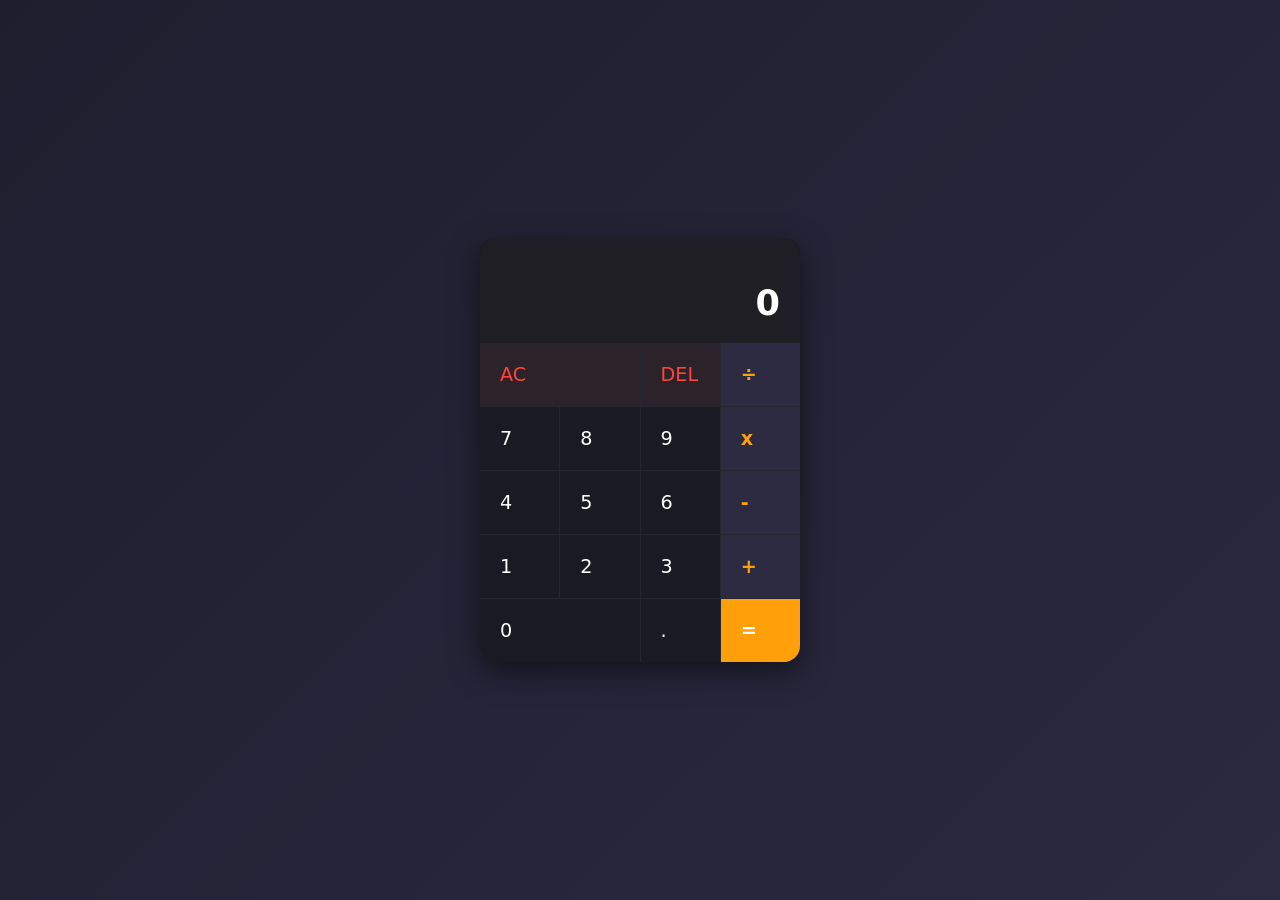
<file: calculator/index.html>
<!doctype html>
<html lang="en">
  <head>
    <meta charset="UTF-8" />
    <meta name="viewport" content="width=device-width, initial-scale=1.0" />
    <title>Javascript Calculator</title>
    <link rel="stylesheet" href="style.css" />
  </head>
  <body>
    <div class="calculator">
      <!-- screen -->
      <div class="display">
        <div id="previous-operand" class="previous-operand"></div>
        <div id="current-operand" class="current-operand">0</div>
      </div>
      <!-- keyboard -->
      <div class="buttons">
        <div class="btn span-two action-clear">AC</div>
        <div class="btn action-delete">DEL</div>
        <div class="btn operator">÷</div>

        <div class="btn number">7</div>
        <div class="btn number">8</div>
        <div class="btn number">9</div>
        <div class="btn operator">x</div>

        <div class="btn number">4</div>
        <div class="btn number">5</div>
        <div class="btn number">6</div>
        <div class="btn operator">-</div>

        <div class="btn number">1</div>
        <div class="btn number">2</div>
        <div class="btn number">3</div>
        <div class="btn operator">+</div>

        <div class="btn number span-two">0</div>
        <div class="btn number">.</div>
        <div class="btn equals operator">=</div>
      </div>
    </div>
    <script src="script.js"></script>
  </body>
</html>
</file>
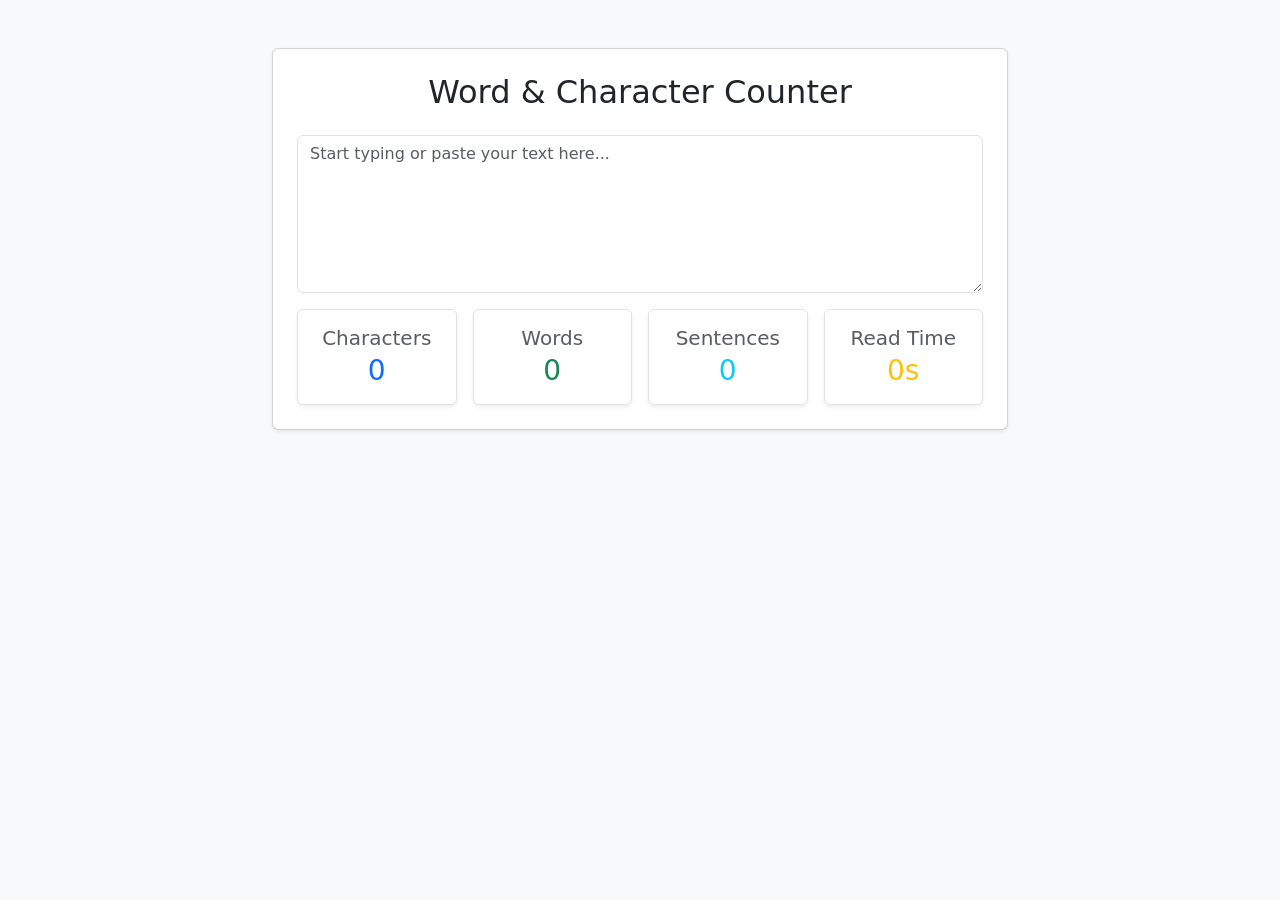
<file: counter-app/index.html>
<!doctype html>
<html lang="en">
  <head>
    <meta charset="UTF-8" />
    <meta name="viewport" content="width=device-width, initial-scale=1.0" />
    <title>Interactive Word and Character Counter</title>
    <!-- Bootstrap 5 CDN for clean layout -->
    <link
      href="https://cdn.jsdelivr.net/npm/bootstrap@5.3.0/dist/css/bootstrap.min.css"
      rel="stylesheet"
    />
    <!-- jQuery CDN -->
    <script src="https://code.jquery.com/jquery-3.7.1.min.js"></script>
  </head>
  <body class="bg-light">
    <div class="container py-5">
      <div class="row justify-content-center">
        <div class="col-md-8">
          <div class="card shadow-sm p-4">
            <h2 class="mb-4 text-center">Word & Character Counter</h2>

            <div class="mb-3">
              <textarea
                id="text-input"
                class="form-control"
                rows="6"
                placeholder="Start typing or paste your text here..."
              ></textarea>
            </div>

            <div class="row text-center g-3">
              <div class="col-6 col-md-3">
                <div class="p-3 bg-white border rounded shadow-sm">
                  <h5 class="text-muted mb-1">Characters</h5>
                  <h3 id="char-count" class="text-primary mb-0">0</h3>
                </div>
              </div>
              <div class="col-6 col-md-3">
                <div class="p-3 bg-white border rounded shadow-sm">
                  <h5 class="text-muted mb-1">Words</h5>
                  <h3 id="word-count" class="text-success mb-0">0</h3>
                </div>
              </div>
              <div class="col-6 col-md-3">
                <div class="p-3 bg-white border rounded shadow-sm">
                  <h5 class="text-muted mb-1">Sentences</h5>
                  <h3 id="sentence-count" class="text-info mb-0">0</h3>
                </div>
              </div>
              <div class="col-6 col-md-3">
                <div class="p-3 bg-white border rounded shadow-sm">
                  <h5 class="text-muted mb-1">Read Time</h5>
                  <h3 id="read-time" class="text-warning mb-0">0s</h3>
                </div>
              </div>
            </div>
          </div>
        </div>
      </div>
    </div>

    <script>
      // Write your jQuery and JavaScript logic here
      $(document).ready(function () {
        // Example hook:
        $("#text-input").on("input", function () {
          let text = $(this).val();
          // Add your text processing logic here
          // console.log(text);
          // console.log(text.length);
          $("#char-count").text(text.length);
          let words = text.trim();
          //   let count = 1;
          //   let flag;
          //   if (words.length === 0) {
          //     count = 0;
          //   } else {
          //     for (word of words) {
          //       if (word === " ") {
          //         if (flag) {
          //           count++;
          //           flag = false;
          //         }
          //       } else {
          //         flag = true;
          //       }
          //     }
          //   }
          let finalWords = words === "" ? [] : words.split(/\s+/);
          // console.log(count);
          $("#word-count").text(finalWords.length);

          //   let countSentence = 0;
          //   let punctuation = [".", "?", "!"];
          //   for (let word of words) {
          //     if (punctuation.includes(word)) {
          //       countSentence++;
          //     }
          //   }
          let sentence = text.match(/[.?!]+(\s|$)/g);
          let sentenceCount = sentence ? sentence.length : 0;
          $("#sentence-count").text(sentenceCount);

          $("#read-time").text(Math.ceil((count / 200) * 60));
        });
      });
    </script>
  </body>
</html>
</file>
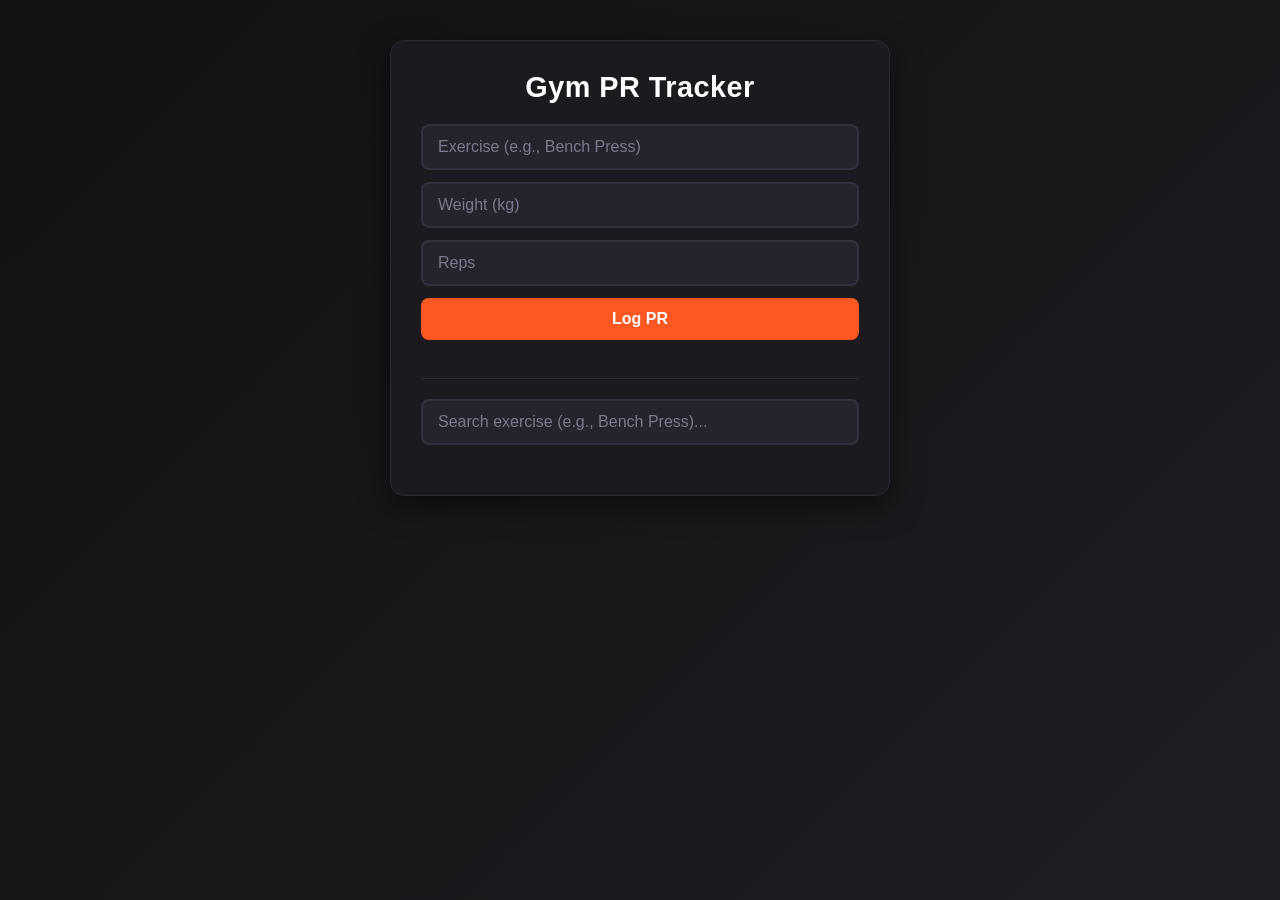
<file: gym-pr-tracker/index.html>
<!doctype html>
<html lang="en">
  <head>
    <meta charset="UTF-8" />
    <title>Strength Progression Tracker</title>
    <link rel="stylesheet" href="style.css" />
  </head>
  <body>
    <div id="tracker-container">
      <h2>Gym PR Tracker</h2>

      <!-- Input Form -->
      <div class="form-section">
        <input
          type="text"
          id="exercise-input"
          placeholder="Exercise (e.g., Bench Press)"
        />
        <input type="number" id="weight-input" placeholder="Weight (kg)" />
        <input type="number" id="reps-input" placeholder="Reps" />
        <button id="add-pr-btn">Log PR</button>
      </div>
      <br />
      <hr />
      <!-- Search / Filter Input -->
      <input
        type="text"
        id="search-input"
        placeholder="Search exercise (e.g., Bench Press)..."
      /><br />

      <!-- PR List Area -->
      <ul id="pr-list">
        <!-- JavaScript will render PR cards here -->
      </ul>
    </div>
    <!-- Modal Overlay -->
    <div id="modal-overlay" class="modal-hidden">
      <div class="modal-content">
        <h2 id="modal-title">Exercise Details</h2>
        <p id="modal-date">Date: --</p>
        <p id="modal-stats">Stats: --</p>
        <p id="modal-1rm">Estimated 1RM: --</p>
        <button id="modal-close-btn">Close</button>
      </div>
    </div>
    <script src="script.js"></script>
  </body>
</html>
</file>
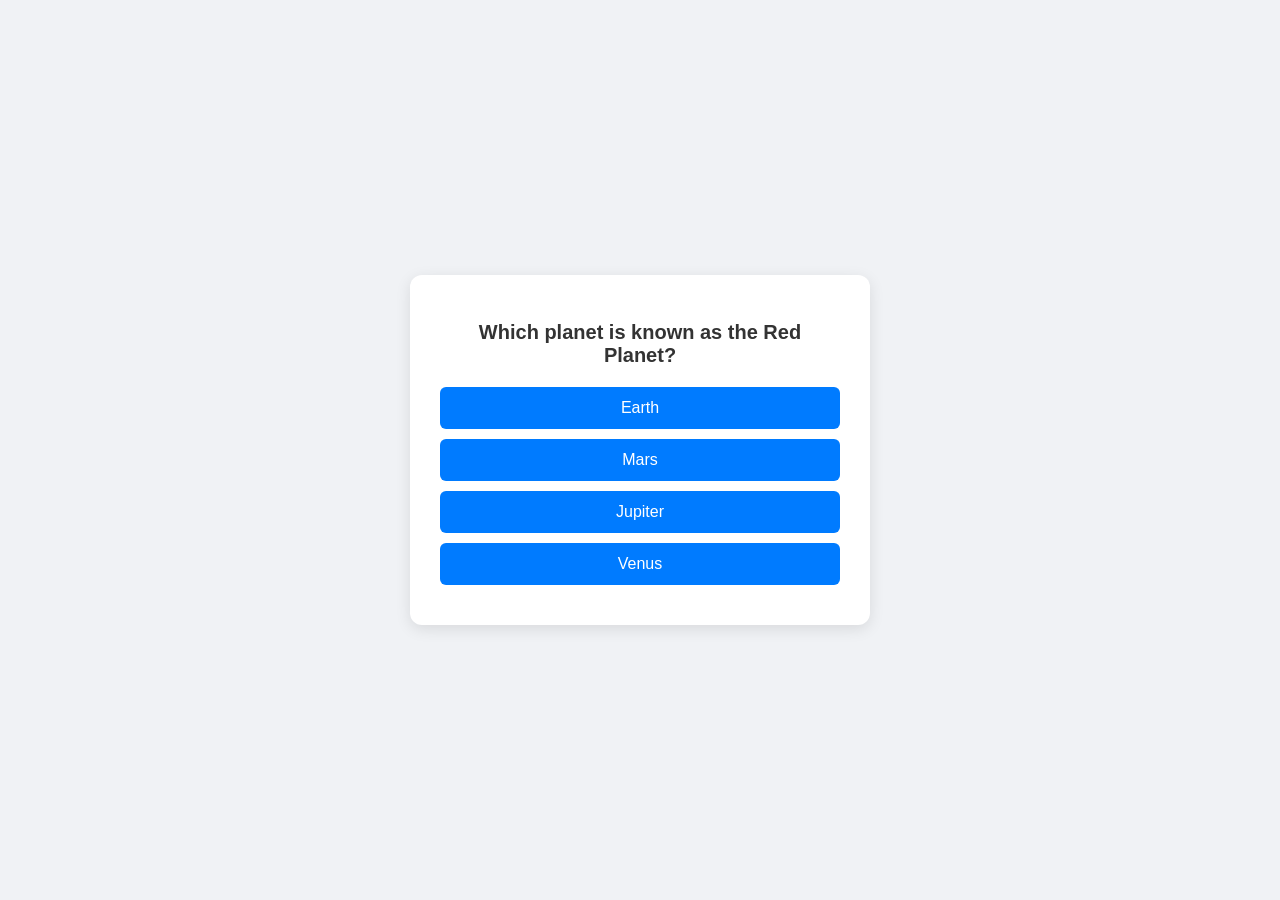
<file: quiz-application/index.html>
<!doctype html>
<html lang="en">
  <head>
    <meta charset="UTF-8" />
    <title>Quiz App</title>
    <link rel="stylesheet" href="style.css" />
  </head>
  <body>
    <div id="quiz-container">
      <!-- JavaScript will fill this container! -->
    </div>

    <script src="script.js"></script>
  </body>
</html>
</file>
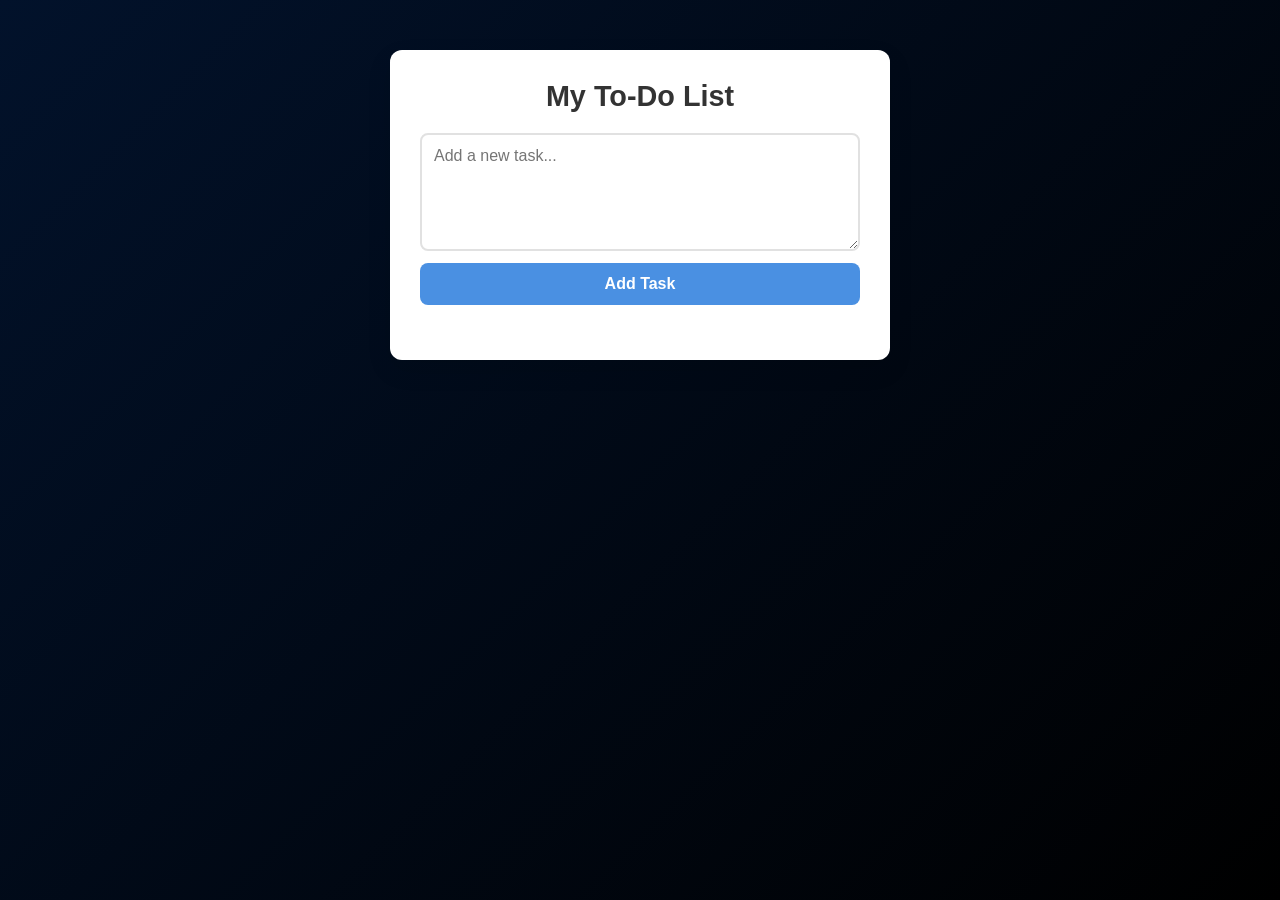
<file: to-do-list/index.html>
<!doctype html>
<html lang="en">
  <head>
    <meta charset="UTF-8" />
    <title>To-Do List</title>
    <link rel="stylesheet" href="style.css" />
  </head>
  <body>
    <div id="todo-container">
      <h2>My To-Do List</h2>

      <!-- Input Form Area -->
      <div class="input-section">
        <textarea
          id="task-input"
          rows="5"
          cols="50"
          placeholder="Add a new task..."
        ></textarea>
        <button id="add-btn">Add Task</button>
      </div>

      <!-- Task List Area -->
      <ul id="task-list">
        <!-- JavaScript will dynamically render tasks here -->
      </ul>
    </div>

    <script src="script.js"></script>
  </body>
</html>
</file>
<file: calculator/style.css>
* {
  box-sizing: border-box;
  font-family:
    system-ui,
    -apple-system,
    sans-serif;
  margin: 0;
  padding: 0;
}

body {
  background: linear-gradient(135deg, #1e1e2f, #2a2a40);
  display: flex;
  justify-content: center;
  align-items: center;
  height: 100vh;
}

.calculator {
  background-color: #12121a;
  border-radius: 16px;
  box-shadow: 0 10px 30px rgba(0, 0, 0, 0.5);
  overflow: hidden;
  width: 320px;
}

/* Screen Styling */
.display {
  background-color: #1e1e24;
  color: white;
  display: flex;
  flex-direction: column;
  align-items: flex-end;
  justify-content: space-around;
  padding: 20px;
  word-break: break-all;
  word-wrap: break-word;
  min-height: 100px;
}

.previous-operand {
  color: rgba(255, 255, 255, 0.6);
  font-size: 1.1rem;
  min-height: 24px;
}

.current-operand {
  color: white;
  font-size: 2.2rem;
  font-weight: bold;
}

/* Keypad Grid */
.buttons {
  display: grid;
  grid-template-columns: repeat(4, 1fr);
  gap: 1px;
  background-color: #262630; /* Creates border lines between buttons */
}

.btn {
  background-color: #1a1a24;
  border: none;
  color: white;
  cursor: pointer;
  font-size: 1.2rem;
  padding: 20px;
  transition: background-color 0.2s;
}

.btn:hover {
  background-color: #2c2c3a;
}

.btn:active {
  background-color: #383848;
}

/* Utility Layout Classes */
.span-two {
  grid-column: span 2;
}

.operator {
  background-color: #2d2b42;
  color: #ff9f0a;
  font-weight: bold;
}

.operator:hover {
  background-color: #3d3a59;
}

.action-clear,
.action-delete {
  background-color: #2b222a;
  color: #ff453a;
}

.equals {
  background-color: #ff9f0a;
  color: white;
}

.equals:hover {
  background-color: #ffb340;
}
</file>
<file: gym-pr-tracker/style.css>
/* Global Reset & Modern Dark Fitness Theme */
* {
  box-sizing: border-box;
  margin: 0;
  padding: 0;
  font-family: "Segoe UI", Tahoma, Geneva, Verdana, sans-serif;
}

body {
  background: linear-gradient(135deg, #121212, #1e1e24);
  color: #e0e0e0;
  min-height: 100vh;
  display: flex;
  justify-content: center;
  align-items: flex-start;
  padding-top: 40px;
}

/* Main App Container */
#tracker-container {
  background: #1a1a1f;
  padding: 30px;
  border-radius: 14px;
  box-shadow: 0 10px 30px rgba(0, 0, 0, 0.5);
  width: 100%;
  max-width: 500px;
  border: 1px solid #2a2a35;
}

#tracker-container h2 {
  color: #ffffff;
  margin-bottom: 20px;
  text-align: center;
  font-size: 1.8rem;
  letter-spacing: 0.5px;
}

/* Form Section */
.form-section {
  display: flex;
  flex-direction: column;
  gap: 12px;
}

/* Inputs Styling */
input[type="text"],
input[type="number"] {
  width: 100%;
  padding: 12px 15px;
  background-color: #24242d;
  border: 2px solid #32323e;
  border-radius: 8px;
  color: #ffffff;
  font-size: 1rem;
  transition:
    border-color 0.2s,
    box-shadow 0.2s;
}

input::placeholder {
  color: #7a7a8c;
}

input:focus {
  outline: none;
  border-color: #ff5722;
  box-shadow: 0 0 8px rgba(255, 87, 34, 0.2);
}

/* Add PR Button */
#add-pr-btn {
  background-color: #ff5722;
  color: white;
  border: none;
  padding: 12px;
  border-radius: 8px;
  font-size: 1rem;
  font-weight: 600;
  cursor: pointer;
  transition:
    background-color 0.2s,
    transform 0.1s;
}

#add-pr-btn:hover {
  background-color: #f4511e;
}

#add-pr-btn:active {
  transform: scale(0.98);
}

/* Divider styling */
hr {
  border: none;
  height: 1px;
  background-color: #2a2a35;
  margin: 20px 0;
}

/* Search Bar Specific Spacing */
#search-input {
  margin-bottom: 20px;
}

/* PR List Area */
#pr-list {
  list-style: none;
  display: flex;
  flex-direction: column;
  gap: 12px;
  max-height: 350px;
  overflow-y: auto;
  padding-right: 4px;
}

/* Individual PR Card */
#pr-list li {
  background: #24242d;
  padding: 15px;
  border-radius: 8px;
  border-left: 5px solid #ff5722;
  display: flex;
  justify-content: space-between;
  align-items: center;
  box-shadow: 0 2px 5px rgba(0, 0, 0, 0.2);
  word-break: break-word;
  gap: 10px;
  cursor: pointer;
  transition: background-color 0.2s;
}

#pr-list li:hover {
  background-color: #2a2a35;
}

/* Action Buttons Container inside card */
#pr-list li div {
  display: flex;
  gap: 6px;
  align-items: center;
  flex-shrink: 0;
}

/* Delete Button Inside PR Card */
.del-btn {
  background-color: rgba(211, 47, 47, 0.15);
  color: #ff5252;
  border: 1px solid rgba(211, 47, 47, 0.3);
  padding: 6px 10px;
  border-radius: 6px;
  font-size: 0.85rem;
  font-weight: 600;
  cursor: pointer;
  transition: all 0.2s;
}

.del-btn:hover {
  background-color: #d32f2f;
  color: white;
}

.del-btn:active {
  transform: scale(0.95);
}

/* Pin Button Styling */
.pin {
  background-color: #32323e;
  color: #e0e0e0;
  border: 1px solid #424252;
  padding: 6px 10px;
  border-radius: 6px;
  font-size: 0.85rem;
  font-weight: 600;
  cursor: pointer;
  transition: all 0.2s;
}

.pin:hover {
  background-color: #ffc107;
  color: #121212;
  border-color: #ffc107;
}

.pin:active {
  transform: scale(0.95);
}

/* Custom Scrollbar for the list */
#pr-list::-webkit-scrollbar {
  width: 6px;
}

#pr-list::-webkit-scrollbar-track {
  background: #1a1a1f;
}

#pr-list::-webkit-scrollbar-thumb {
  background: #32323e;
  border-radius: 3px;
}

/* Modal Dark Theme Styling */
.modal-hidden {
  display: none !important;
}

#modal-overlay {
  position: fixed;
  top: 0;
  left: 0;
  width: 100%;
  height: 100%;
  background: rgba(0, 0, 0, 0.75);
  backdrop-filter: blur(4px);
  display: flex;
  justify-content: center;
  align-items: center;
  z-index: 1000;
}

.modal-content {
  background: #1a1a1f;
  color: #e0e0e0;
  border: 1px solid #2a2a35;
  padding: 25px;
  border-radius: 14px;
  width: 320px;
  text-align: center;
  box-shadow: 0 15px 35px rgba(0, 0, 0, 0.8);
  display: flex;
  flex-direction: column;
  gap: 12px;
}

.modal-content h2 {
  color: #ffffff;
  font-size: 1.4rem;
  border-bottom: 1px solid #2a2a35;
  padding-bottom: 8px;
}

.modal-content p {
  font-size: 0.95rem;
  color: #b0b0c0;
}

#modal-close-btn {
  margin-top: 10px;
  background-color: #32323e;
  color: white;
  border: none;
  padding: 10px;
  border-radius: 8px;
  font-weight: 600;
  cursor: pointer;
  transition: background-color 0.2s;
}

#modal-close-btn:hover {
  background-color: #ff5722;
}
</file>
<file: quiz-application/style.css>
/* Make the body take up the full screen height and center its contents */
body {
  margin: 0;
  height: 100vh;
  display: flex;
  justify-content: center; /* Centers horizontally */
  align-items: center; /* Centers vertically */
  background-color: #f0f2f5;
  font-family: Arial, sans-serif;
}

/* Style your quiz container like a clean card */
#quiz-container {
  background: white;
  padding: 30px;
  border-radius: 12px;
  box-shadow: 0 4px 15px rgba(0, 0, 0, 0.1);
  width: 400px;
  text-align: center;
}

/* Style the dynamically created buttons so they look neat */
#quiz-container button {
  display: block;
  width: 100%;
  padding: 12px;
  margin: 10px 0;
  background-color: #007bff;
  color: white;
  border: none;
  border-radius: 6px;
  font-size: 16px;
  cursor: pointer;
  transition: background-color 0.2s;
}

#quiz-container button:hover {
  background-color: #0056b3;
}

#quiz-container h2 {
  color: #333;
  font-size: 20px;
  margin-bottom: 20px;
}
</file>
<file: to-do-list/style.css>
/* Global Reset & Styling */
* {
  box-sizing: border-box;
  margin: 0;
  padding: 0;
  font-family: "Segoe UI", Tahoma, Geneva, Verdana, sans-serif;
}

body {
  background: linear-gradient(135deg, #02122b, #000000);
  min-height: 100vh;
  display: flex;
  justify-content: center;
  align-items: flex-start;
  padding-top: 50px;
}

/* Main Container */
#todo-container {
  background: #ffffff;
  padding: 30px;
  border-radius: 12px;
  box-shadow: 0 10px 25px rgba(0, 0, 0, 0.1);
  width: 100%;
  max-width: 500px;
}

#todo-container h2 {
  color: #333333;
  margin-bottom: 20px;
  text-align: center;
  font-size: 1.8rem;
}

/* Input Section */
.input-section {
  display: flex;
  flex-direction: column;
  gap: 12px;
  margin-bottom: 25px;
}

#task-input {
  width: 100%;
  padding: 12px;
  border: 2px solid #e1e1e1;
  border-radius: 8px;
  font-size: 1rem;
  resize: vertical;
  transition: border-color 0.2s;
}

#task-input:focus {
  outline: none;
  border-color: #4a90e2;
}

#add-btn {
  background-color: #4a90e2;
  color: white;
  border: none;
  padding: 12px;
  border-radius: 8px;
  font-size: 1rem;
  font-weight: 600;
  cursor: pointer;
  transition:
    background-color 0.2s,
    transform 0.1s;
}

#add-btn:hover {
  background-color: #357abd;
}

#add-btn:active {
  transform: scale(0.98);
}

/* Task List Area */
#task-list {
  list-style: none;
  display: flex;
  flex-direction: column;
  gap: 12px;
}

#task-list li {
  background: #f9f9f9;
  padding: 15px;
  border-radius: 8px;
  border-left: 5px solid #4a90e2;
  display: flex;
  justify-content: space-between;
  align-items: center;
  box-shadow: 0 2px 5px rgba(0, 0, 0, 0.05);
  word-break: break-word;
  gap: 10px;
}

/* Buttons inside Task Items */
#task-list button {
  padding: 6px 12px;
  border: none;
  border-radius: 6px;
  font-size: 0.85rem;
  font-weight: 600;
  cursor: pointer;
  transition: opacity 0.2s;
}

#task-list button:hover {
  opacity: 0.85;
}

/* Specific button styles based on your class names */
.edit-btn {
  background-color: #f39c12;
  color: white;
  margin-left: auto; /* Pushes buttons to the right side */
}

.delete-btn {
  background-color: #e74c3c;
  color: white;
}
</file>
